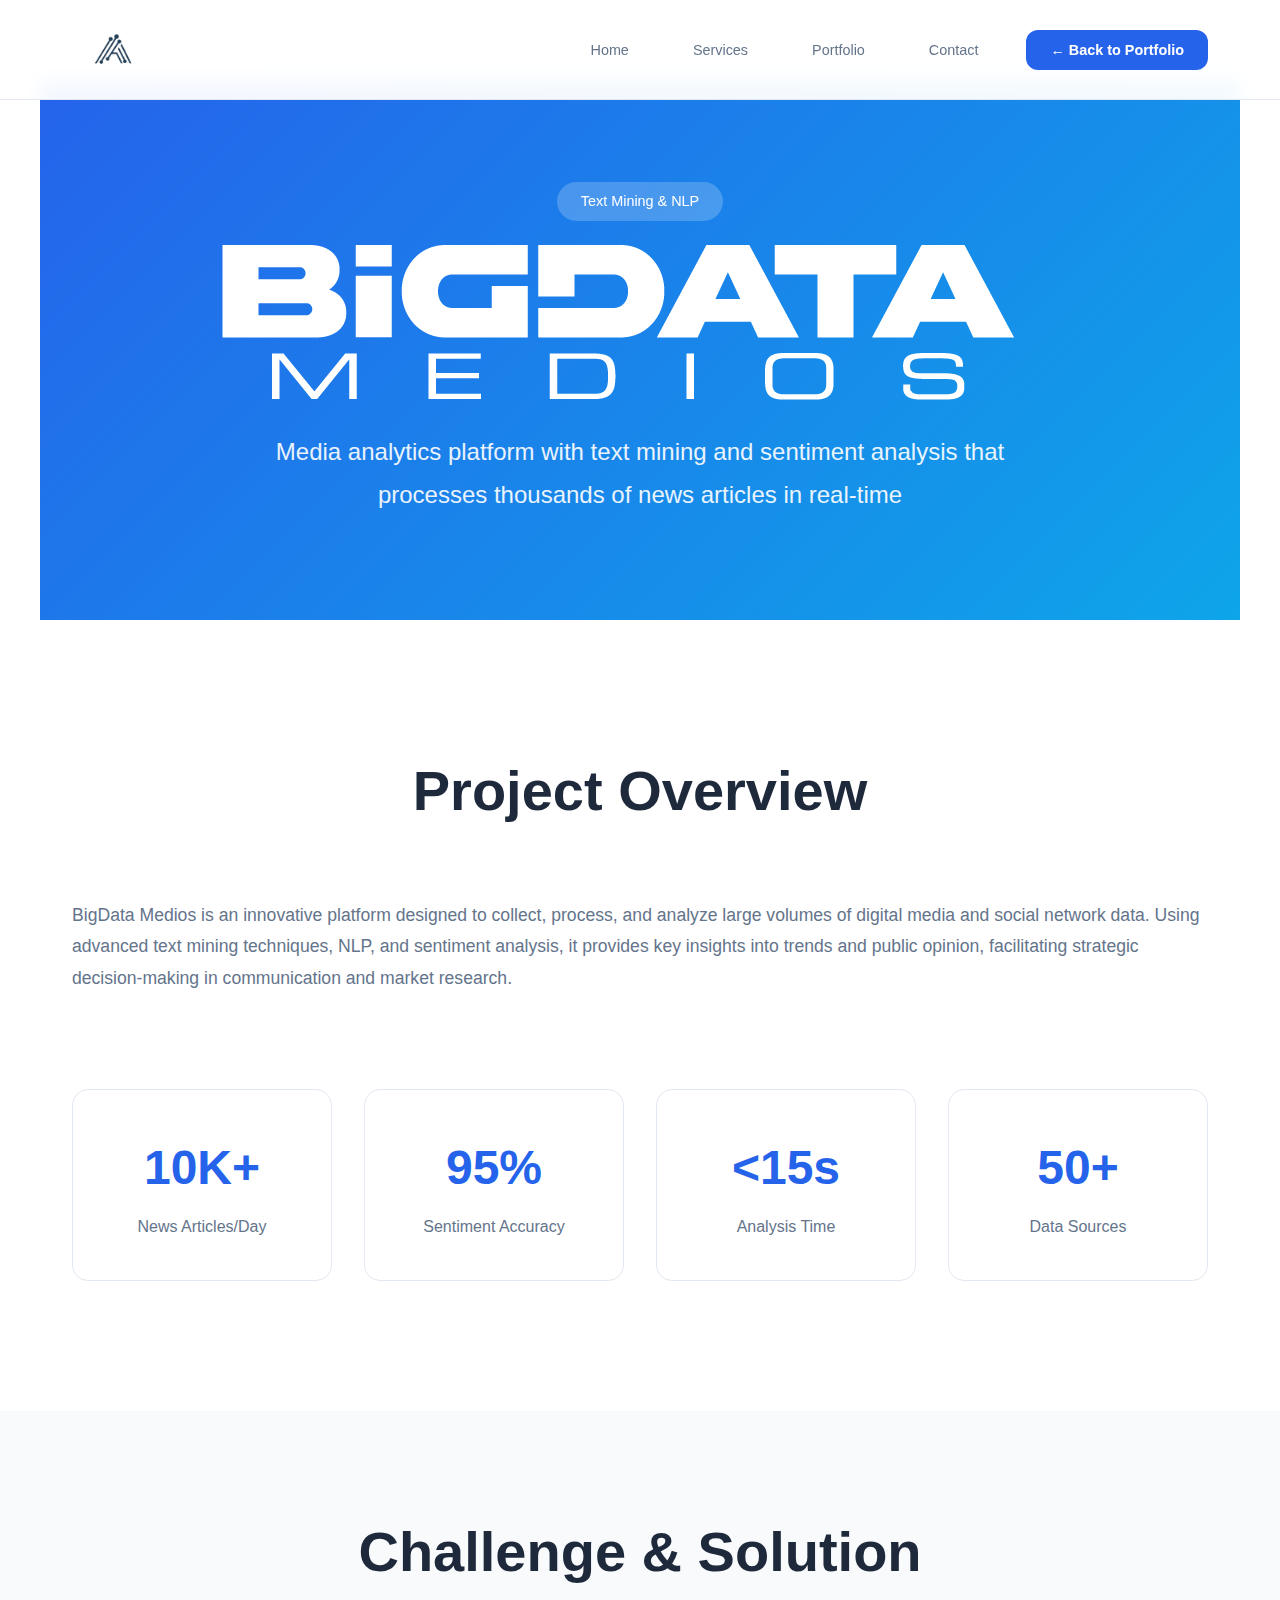
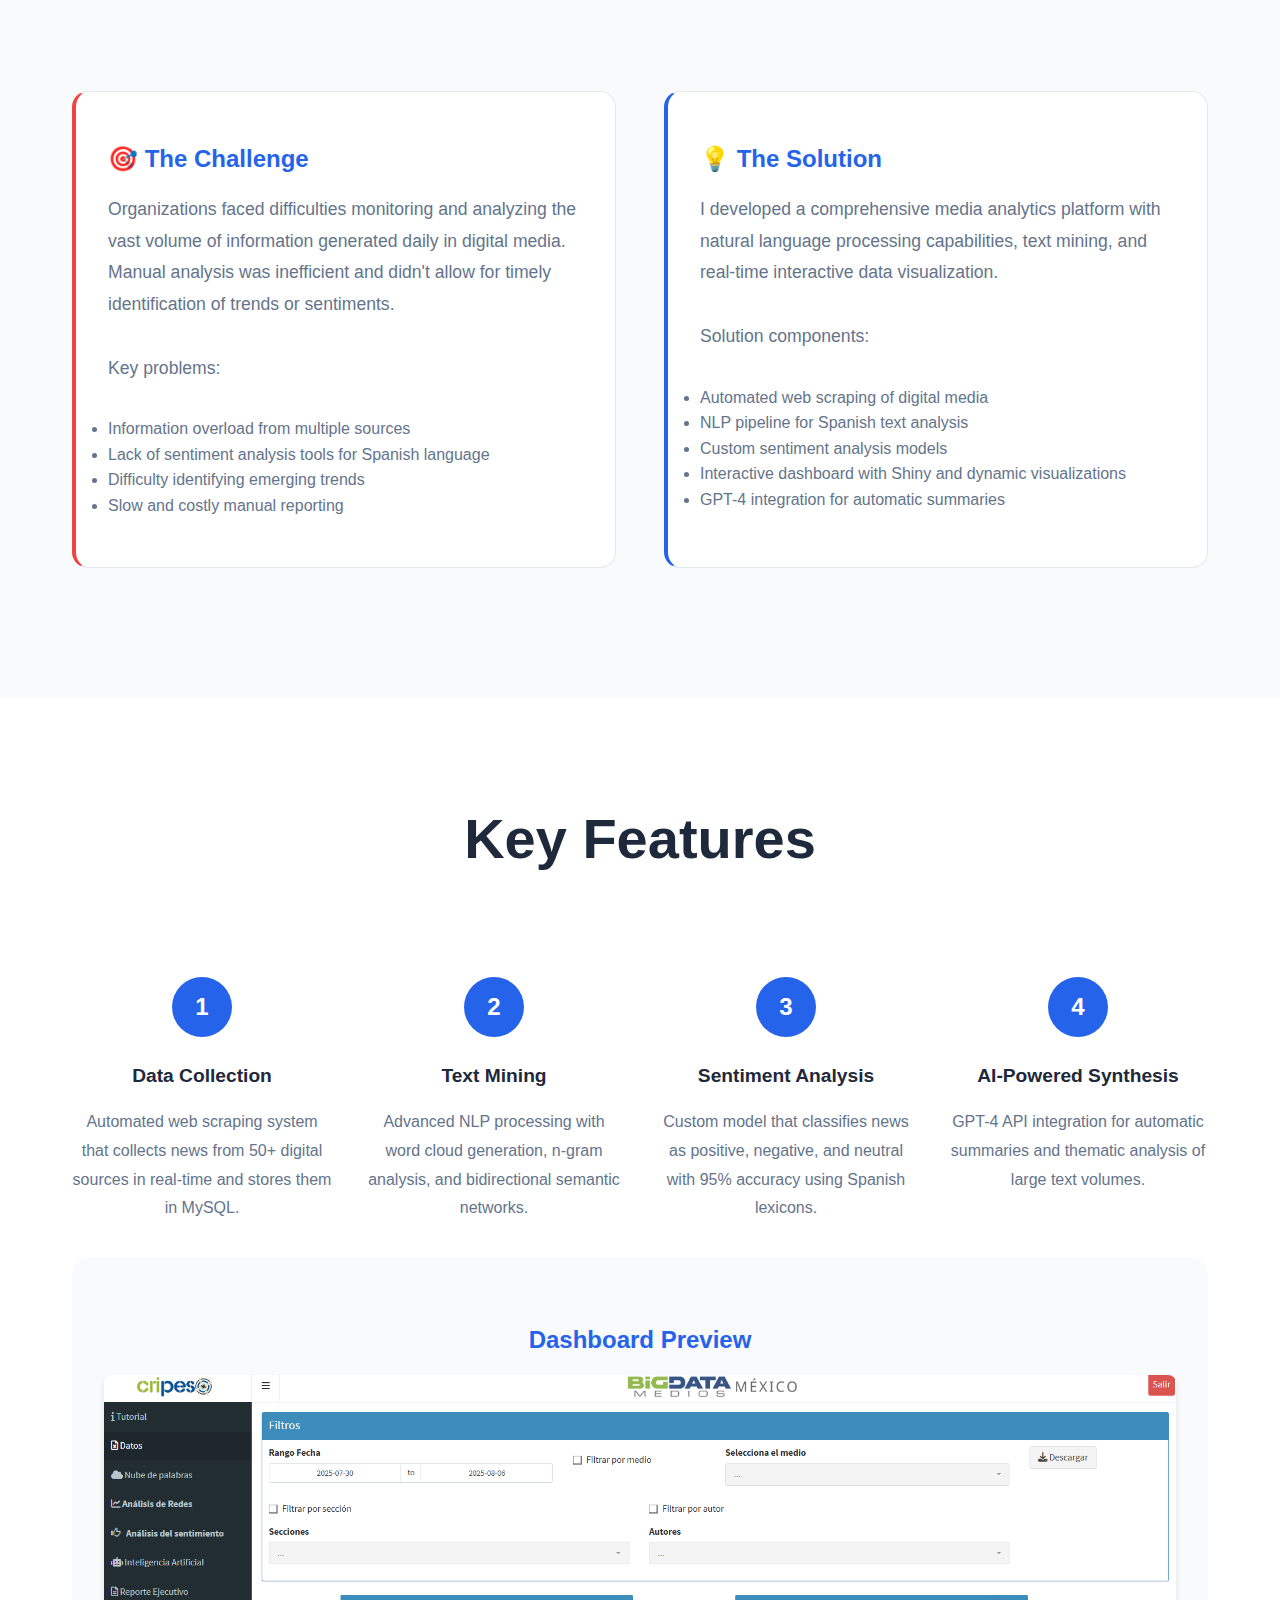
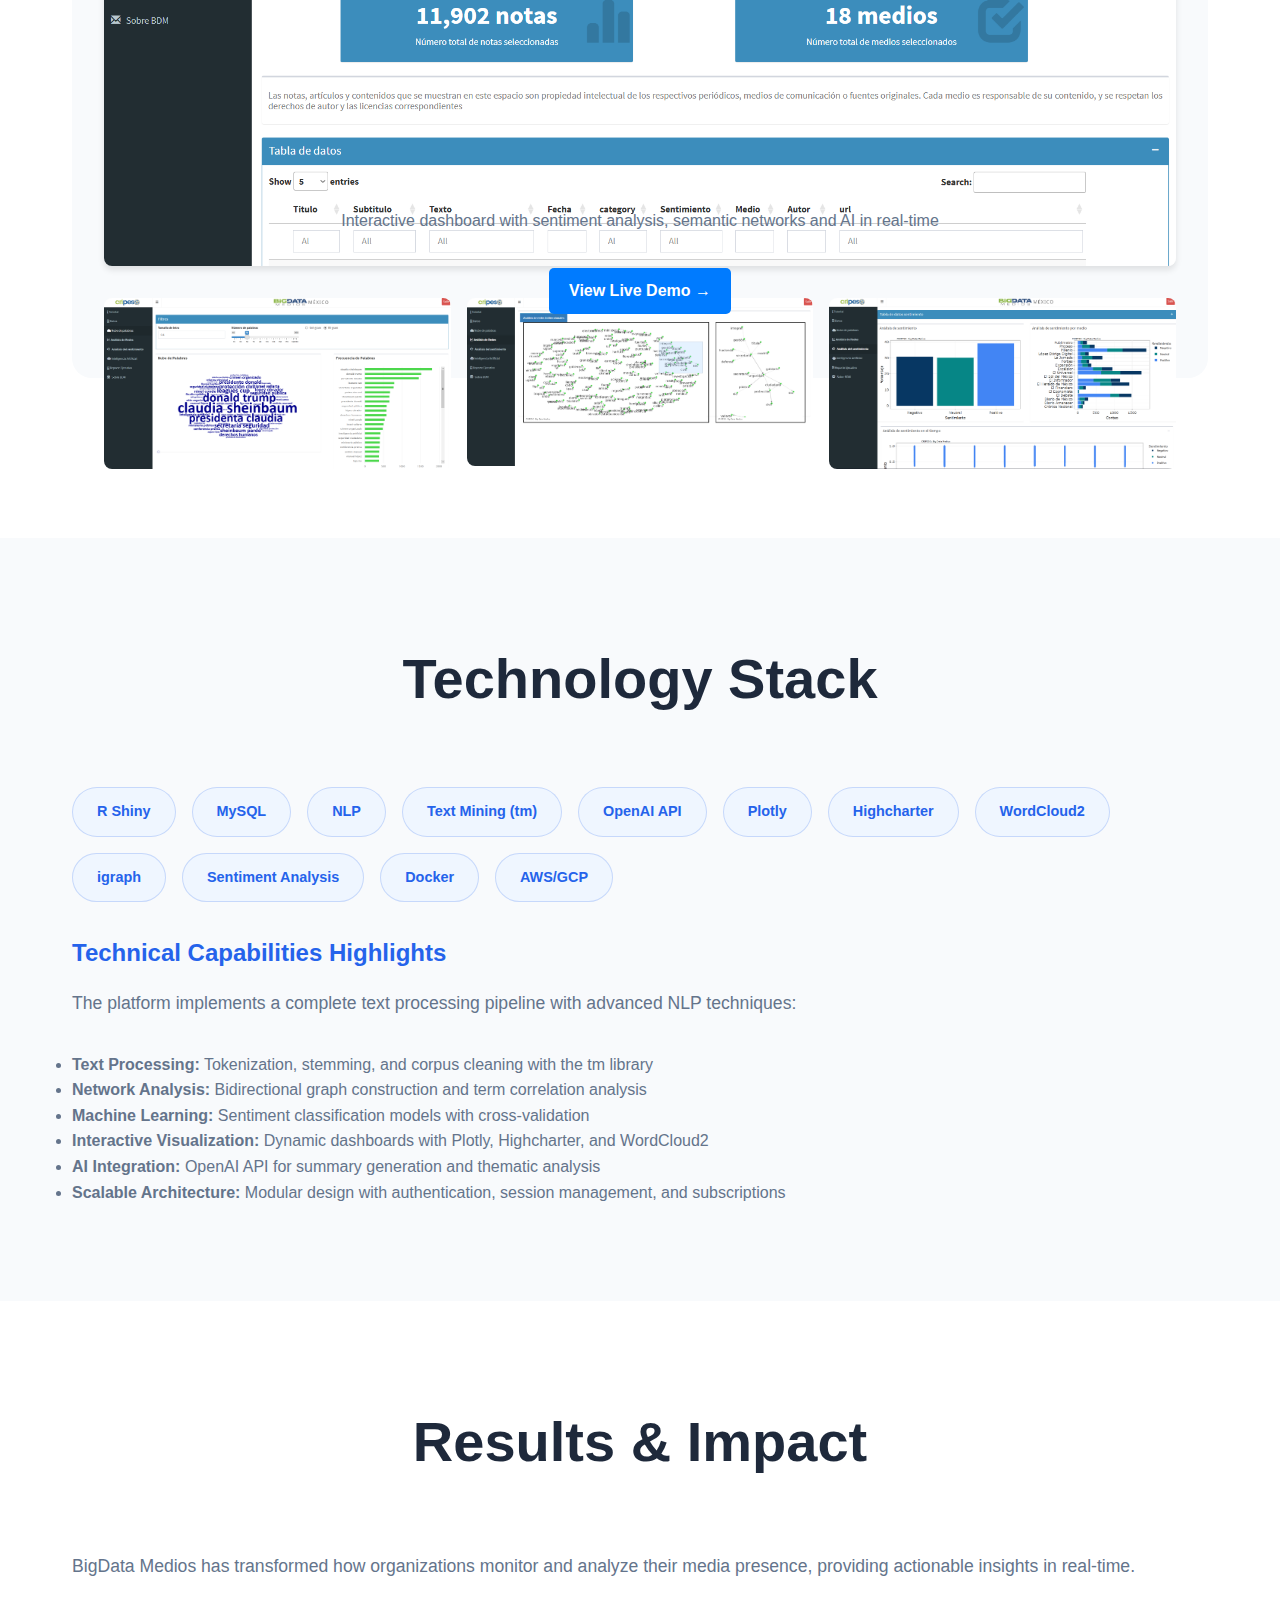
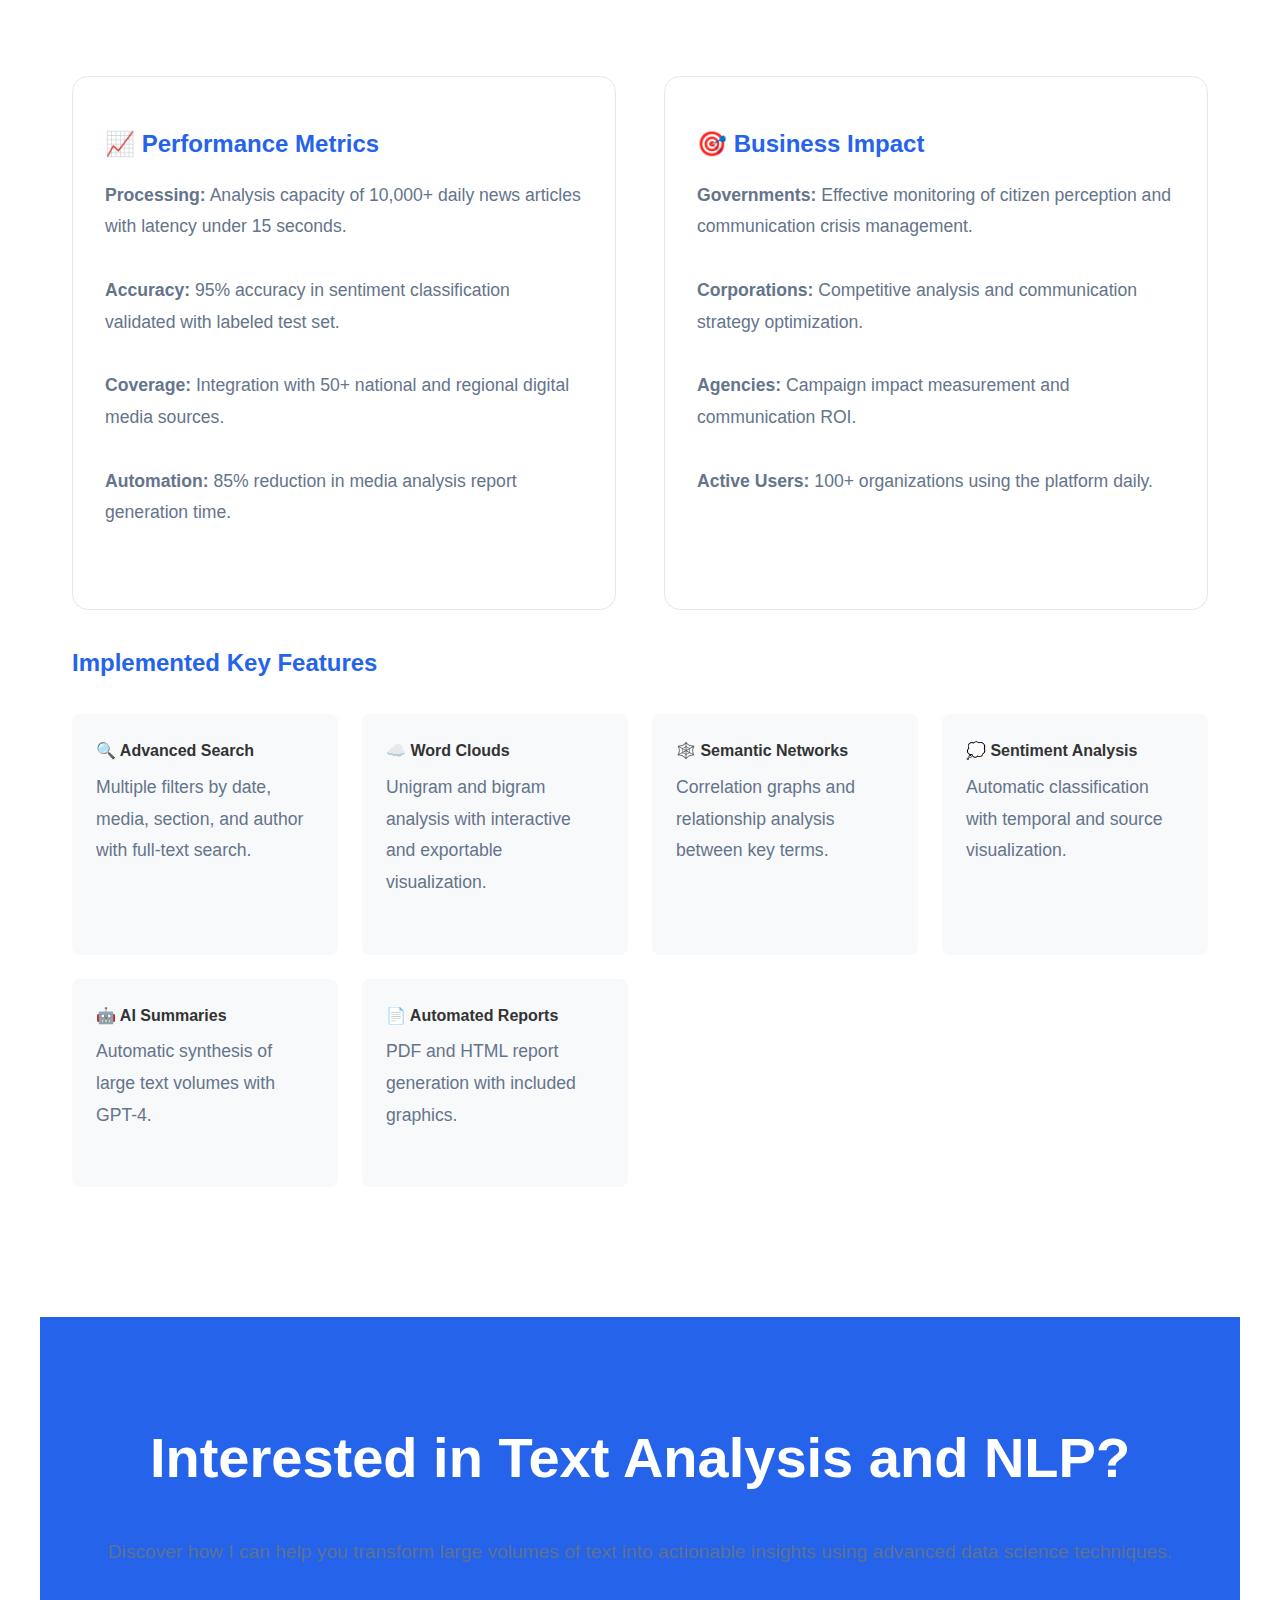
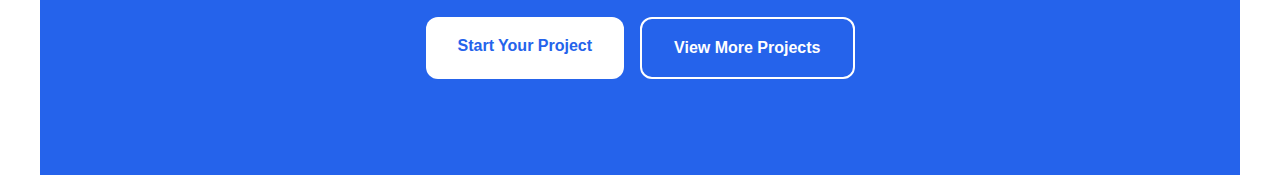
<file: project-BigData-Medios.html>
<!DOCTYPE html>
<html lang="en">
<head>
    <meta charset="UTF-8">
    <meta name="viewport" content="width=device-width, initial-scale=1.0">
    <title>BigData Medios - Alex Acosta Portfolio</title>
    <link rel="icon" href="images/logo.ico" type="image/x-icon">
    <link rel="stylesheet" href="css/styles.css">
    <script src="js/main.js"></script>
</head>
<body>
    <nav>
        <div class="nav-container">
            <a href="index.html" class="nav-logo"><img src="images/logo.ico" alt="alex_logo" height="20%" width="20%"></a>
            <ul>
                <li><a href="index.html#hero">Home</a></li>
                <li><a href="index.html#services">Services</a></li>
                <li><a href="index.html#portfolio">Portfolio</a></li>
                <li><a href="index.html#contact">Contact</a></li>
                <li><a href="index.html" class="back-btn">← Back to Portfolio</a></li>
            </ul>
        </div>
    </nav>

    <section class="project-hero">
        <div class="project-hero-content">
            <span class="category">Text Mining & NLP</span>
            <img src="images/Logo BDM alt.png" alt="BDM_logo">
            <p class="subtitle">Media analytics platform with text mining and sentiment analysis that processes thousands of news articles in real-time</p>
        </div>
    </section>

    <section class="project-section">
        <h2>Project Overview</h2>
        <p>BigData Medios is an innovative platform designed to collect, process, and analyze large volumes of digital media and social network data. Using advanced text mining techniques, NLP, and sentiment analysis, it provides key insights into trends and public opinion, facilitating strategic decision-making in communication and market research.</p>
        
        <div class="stats-grid">
            <div class="stat-card">
                <span class="stat-number">10K+</span>
                <span class="stat-label">News Articles/Day</span>
            </div>
            <div class="stat-card">
                <span class="stat-number">95%</span>
                <span class="stat-label">Sentiment Accuracy</span>
            </div>
            <div class="stat-card">
                <span class="stat-number">&lt;15s</span>
                <span class="stat-label">Analysis Time</span>
            </div>
            <div class="stat-card">
                <span class="stat-number">50+</span>
                <span class="stat-label">Data Sources</span>
            </div>
        </div>
    </section>

    <section class="project-section alt">
        <div class="content">
            <h2>Challenge & Solution</h2>
            <div class="challenge-solution">
                <div class="card challenge">
                    <h3>🎯 The Challenge</h3>
                    <p>Organizations faced difficulties monitoring and analyzing the vast volume of information generated daily in digital media. Manual analysis was inefficient and didn't allow for timely identification of trends or sentiments.</p>
                    <p>Key problems:</p>
                    <ul style="color: var(--text-gray); margin-top: 1rem;">
                        <li>Information overload from multiple sources</li>
                        <li>Lack of sentiment analysis tools for Spanish language</li>
                        <li>Difficulty identifying emerging trends</li>
                        <li>Slow and costly manual reporting</li>
                    </ul>
                </div>
                <div class="card solution">
                    <h3>💡 The Solution</h3>
                    <p>I developed a comprehensive media analytics platform with natural language processing capabilities, text mining, and real-time interactive data visualization.</p>
                    <p>Solution components:</p>
                    <ul style="color: var(--text-gray); margin-top: 1rem;">
                        <li>Automated web scraping of digital media</li>
                        <li>NLP pipeline for Spanish text analysis</li>
                        <li>Custom sentiment analysis models</li>
                        <li>Interactive dashboard with Shiny and dynamic visualizations</li>
                        <li>GPT-4 integration for automatic summaries</li>
                    </ul>
                </div>
            </div>
        </div>
    </section>

    <section class="project-section">
        <h2>Key Features</h2>
        <div class="process-steps">
            <div class="step">
                <div class="step-number">1</div>
                <h4>Data Collection</h4>
                <p>Automated web scraping system that collects news from 50+ digital sources in real-time and stores them in MySQL.</p>
            </div>
            <div class="step">
                <div class="step-number">2</div>
                <h4>Text Mining</h4>
                <p>Advanced NLP processing with word cloud generation, n-gram analysis, and bidirectional semantic networks.</p>
            </div>
            <div class="step">
                <div class="step-number">3</div>
                <h4>Sentiment Analysis</h4>
                <p>Custom model that classifies news as positive, negative, and neutral with 95% accuracy using Spanish lexicons.</p>
            </div>
            <div class="step">
                <div class="step-number">4</div>
                <h4>AI-Powered Synthesis</h4>
                <p>GPT-4 API integration for automatic summaries and thematic analysis of large text volumes.</p>
            </div>
        </div>

        <div class="visual-showcase">
        <h3>Dashboard Preview</h3>
        <div class="visual-placeholder" style="display: grid; grid-template-columns: 1fr; gap: 1rem;">
        <img src="images/bigdata-medios-dashboard.png" alt="Main Dashboard" style="width: 100%; height: auto; border-radius: 8px; box-shadow: 0 4px 6px rgba(0,0,0,0.1);">
        <div style="display: grid; grid-template-columns: repeat(3, 1fr); gap: 1rem;">
            <img src="images/bigdata-wordcloud.png" alt="Word Cloud Analysis" style="width: 100%; height: auto; border-radius: 8px;">
            <img src="images/bigdata-network.png" alt="Semantic Network" style="width: 100%; height: auto; border-radius: 8px;">
            <img src="images/bigdata-sentiment.png" alt="Sentiment Analysis" style="width: 100%; height: auto; border-radius: 8px;">
        </div>
       </div>
       <p style="color: var(--text-gray); font-size: 1rem; margin-top: 1rem;">
        Interactive dashboard with sentiment analysis, semantic networks and AI in real-time
       </p>
      <div style="margin-top: 1.5rem; display: flex; gap: 1rem; justify-content: center;">
        <a href="https://bdm-nacional-900159053031.us-central1.run.app" target="_blank" class="cta-btn" style="display: inline-block; padding: 10px 20px; background-color: #007bff; color: white; text-decoration:          none; border-radius: 5px;">
            View Live Demo →
        </a>
    </div>
</div>
    </section>

    <section class="project-section alt">
        <div class="content">
            <h2>Technology Stack</h2>
            <div class="tech-grid">
                <span class="tech-tag">R Shiny</span>
                <span class="tech-tag">MySQL</span>
                <span class="tech-tag">NLP</span>
                <span class="tech-tag">Text Mining (tm)</span>
                <span class="tech-tag">OpenAI API</span>
                <span class="tech-tag">Plotly</span>
                <span class="tech-tag">Highcharter</span>
                <span class="tech-tag">WordCloud2</span>
                <span class="tech-tag">igraph</span>
                <span class="tech-tag">Sentiment Analysis</span>
                <span class="tech-tag">Docker</span>
                <span class="tech-tag">AWS/GCP</span>
            </div>
            
            <h3>Technical Capabilities Highlights</h3>
            <p>The platform implements a complete text processing pipeline with advanced NLP techniques:</p>
            <ul style="color: var(--text-gray); margin-top: 1rem;">
                <li><strong>Text Processing:</strong> Tokenization, stemming, and corpus cleaning with the tm library</li>
                <li><strong>Network Analysis:</strong> Bidirectional graph construction and term correlation analysis</li>
                <li><strong>Machine Learning:</strong> Sentiment classification models with cross-validation</li>
                <li><strong>Interactive Visualization:</strong> Dynamic dashboards with Plotly, Highcharter, and WordCloud2</li>
                <li><strong>AI Integration:</strong> OpenAI API for summary generation and thematic analysis</li>
                <li><strong>Scalable Architecture:</strong> Modular design with authentication, session management, and subscriptions</li>
            </ul>
        </div>
    </section>

    <section class="project-section">
        <h2>Results & Impact</h2>
        <p>BigData Medios has transformed how organizations monitor and analyze their media presence, providing actionable insights in real-time.</p>
        
        <div class="challenge-solution">
            <div class="card">
                <h3>📈 Performance Metrics</h3>
                <p><strong>Processing:</strong> Analysis capacity of 10,000+ daily news articles with latency under 15 seconds.</p>
                <p><strong>Accuracy:</strong> 95% accuracy in sentiment classification validated with labeled test set.</p>
                <p><strong>Coverage:</strong> Integration with 50+ national and regional digital media sources.</p>
                <p><strong>Automation:</strong> 85% reduction in media analysis report generation time.</p>
            </div>
            <div class="card">
                <h3>🎯 Business Impact</h3>
                <p><strong>Governments:</strong> Effective monitoring of citizen perception and communication crisis management.</p>
                <p><strong>Corporations:</strong> Competitive analysis and communication strategy optimization.</p>
                <p><strong>Agencies:</strong> Campaign impact measurement and communication ROI.</p>
                <p><strong>Active Users:</strong> 100+ organizations using the platform daily.</p>
            </div>
        </div>

        <h3 style="margin-top: 3rem;">Implemented Key Features</h3>
        <div style="display: grid; grid-template-columns: repeat(auto-fit, minmax(250px, 1fr)); gap: 1.5rem; margin-top: 2rem;">
            <div style="padding: 1.5rem; background: #f8f9fa; border-radius: 8px;">
                <h4 style="color: #333; margin-bottom: 0.5rem;">🔍 Advanced Search</h4>
                <p style="color: var(--text-gray);">Multiple filters by date, media, section, and author with full-text search.</p>
            </div>
            <div style="padding: 1.5rem; background: #f8f9fa; border-radius: 8px;">
                <h4 style="color: #333; margin-bottom: 0.5rem;">☁️ Word Clouds</h4>
                <p style="color: var(--text-gray);">Unigram and bigram analysis with interactive and exportable visualization.</p>
            </div>
            <div style="padding: 1.5rem; background: #f8f9fa; border-radius: 8px;">
                <h4 style="color: #333; margin-bottom: 0.5rem;">🕸️ Semantic Networks</h4>
                <p style="color: var(--text-gray);">Correlation graphs and relationship analysis between key terms.</p>
            </div>
            <div style="padding: 1.5rem; background: #f8f9fa; border-radius: 8px;">
                <h4 style="color: #333; margin-bottom: 0.5rem;">💭 Sentiment Analysis</h4>
                <p style="color: var(--text-gray);">Automatic classification with temporal and source visualization.</p>
            </div>
            <div style="padding: 1.5rem; background: #f8f9fa; border-radius: 8px;">
                <h4 style="color: #333; margin-bottom: 0.5rem;">🤖 AI Summaries</h4>
                <p style="color: var(--text-gray);">Automatic synthesis of large text volumes with GPT-4.</p>
            </div>
            <div style="padding: 1.5rem; background: #f8f9fa; border-radius: 8px;">
                <h4 style="color: #333; margin-bottom: 0.5rem;">📄 Automated Reports</h4>
                <p style="color: var(--text-gray);">PDF and HTML report generation with included graphics.</p>
            </div>
        </div>
    </section>

    <section class="project-cta">
        <h2>Interested in Text Analysis and NLP?</h2>
        <p>Discover how I can help you transform large volumes of text into actionable insights using advanced data science techniques.</p>
        <div class="cta-buttons">
            <a href="index.html#contact" class="cta-btn">Start Your Project</a>
            <a href="index.html#portfolio" class="cta-btn secondary">View More Projects</a>
        </div>
    </section>

</body>
</html>
</file>
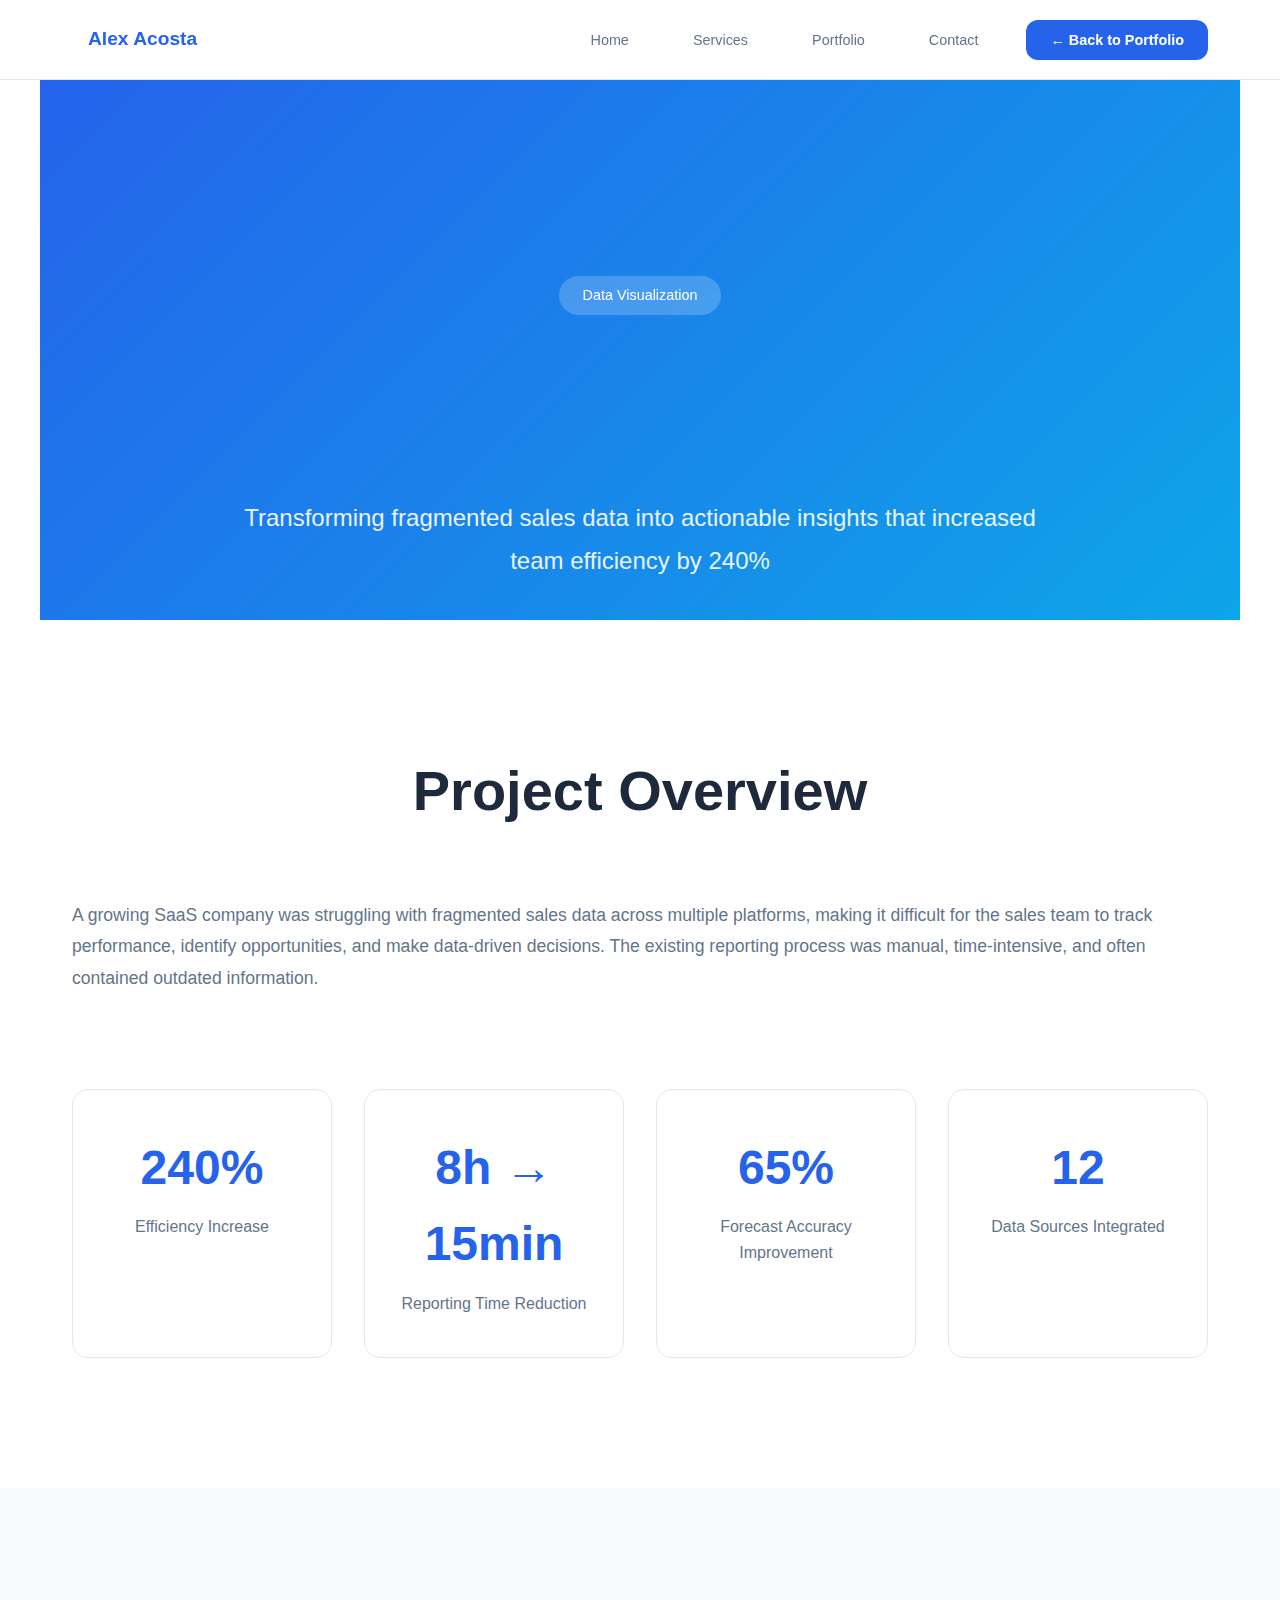
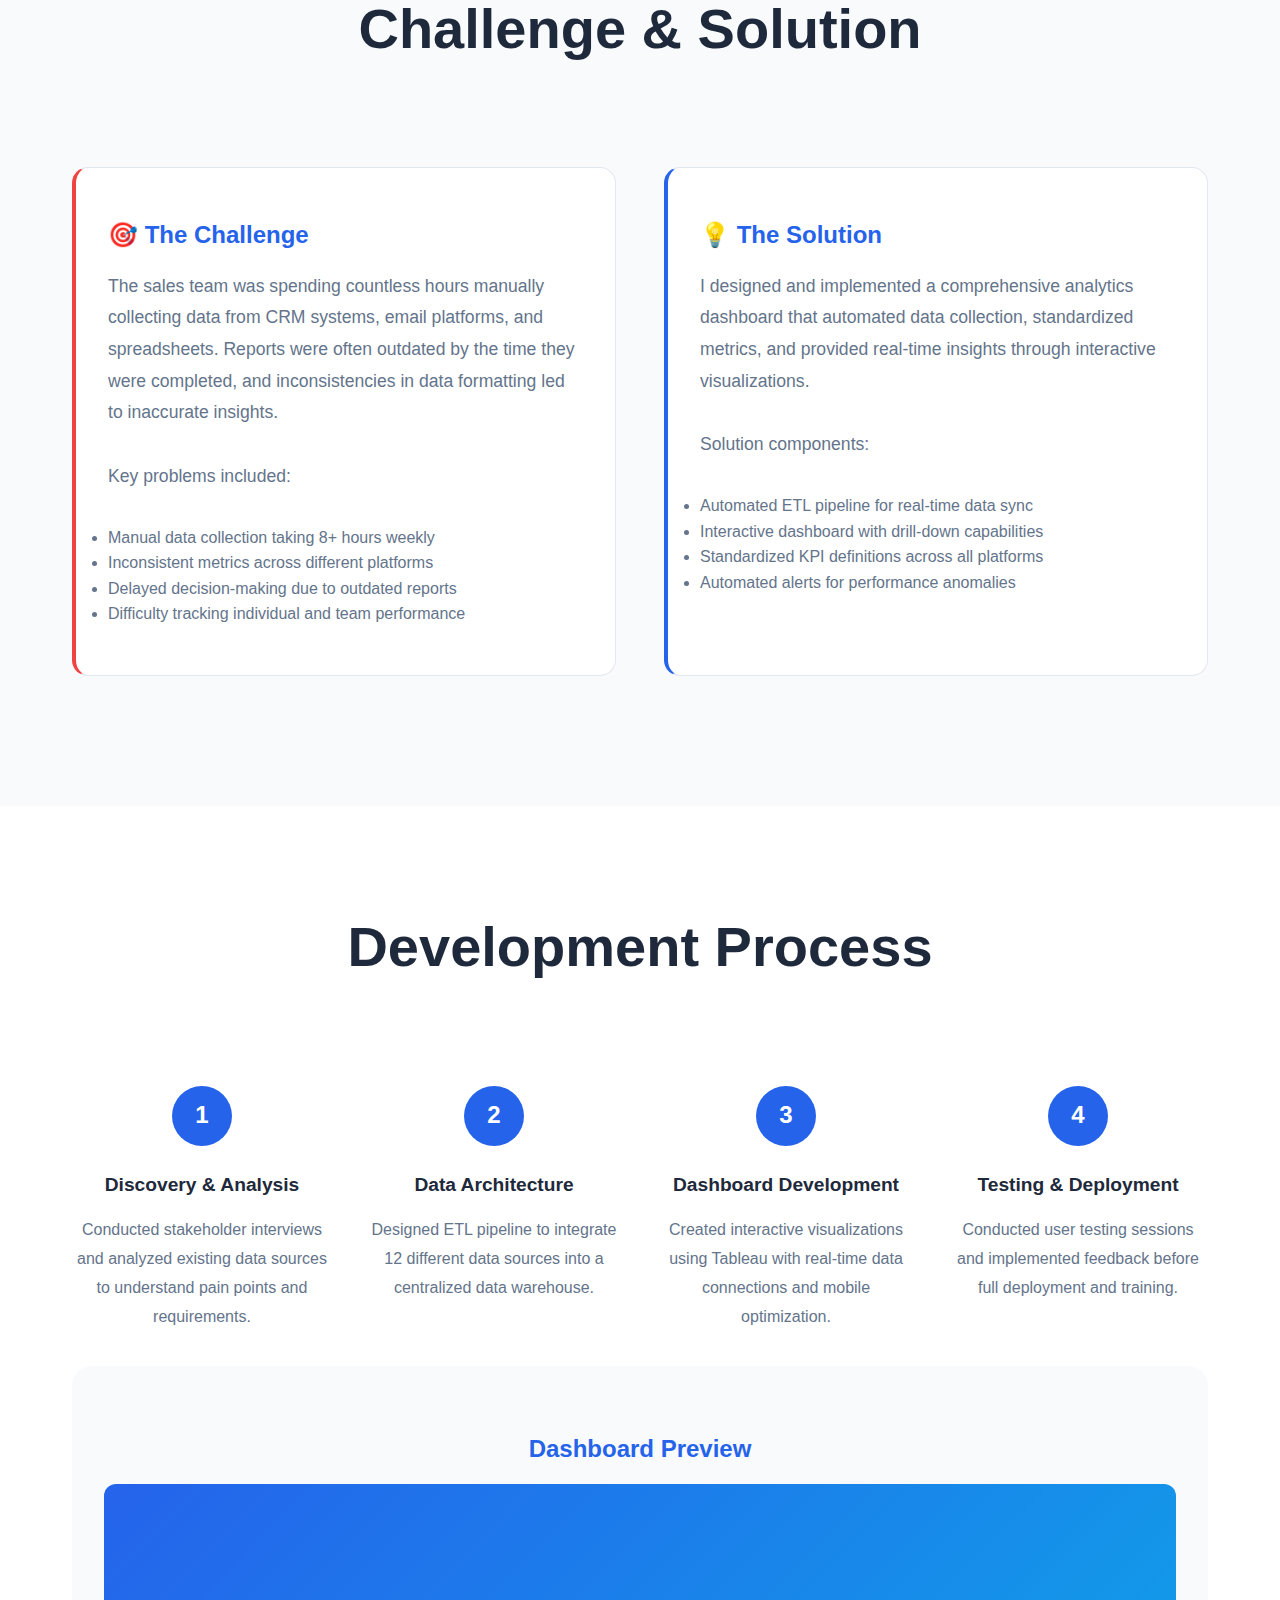
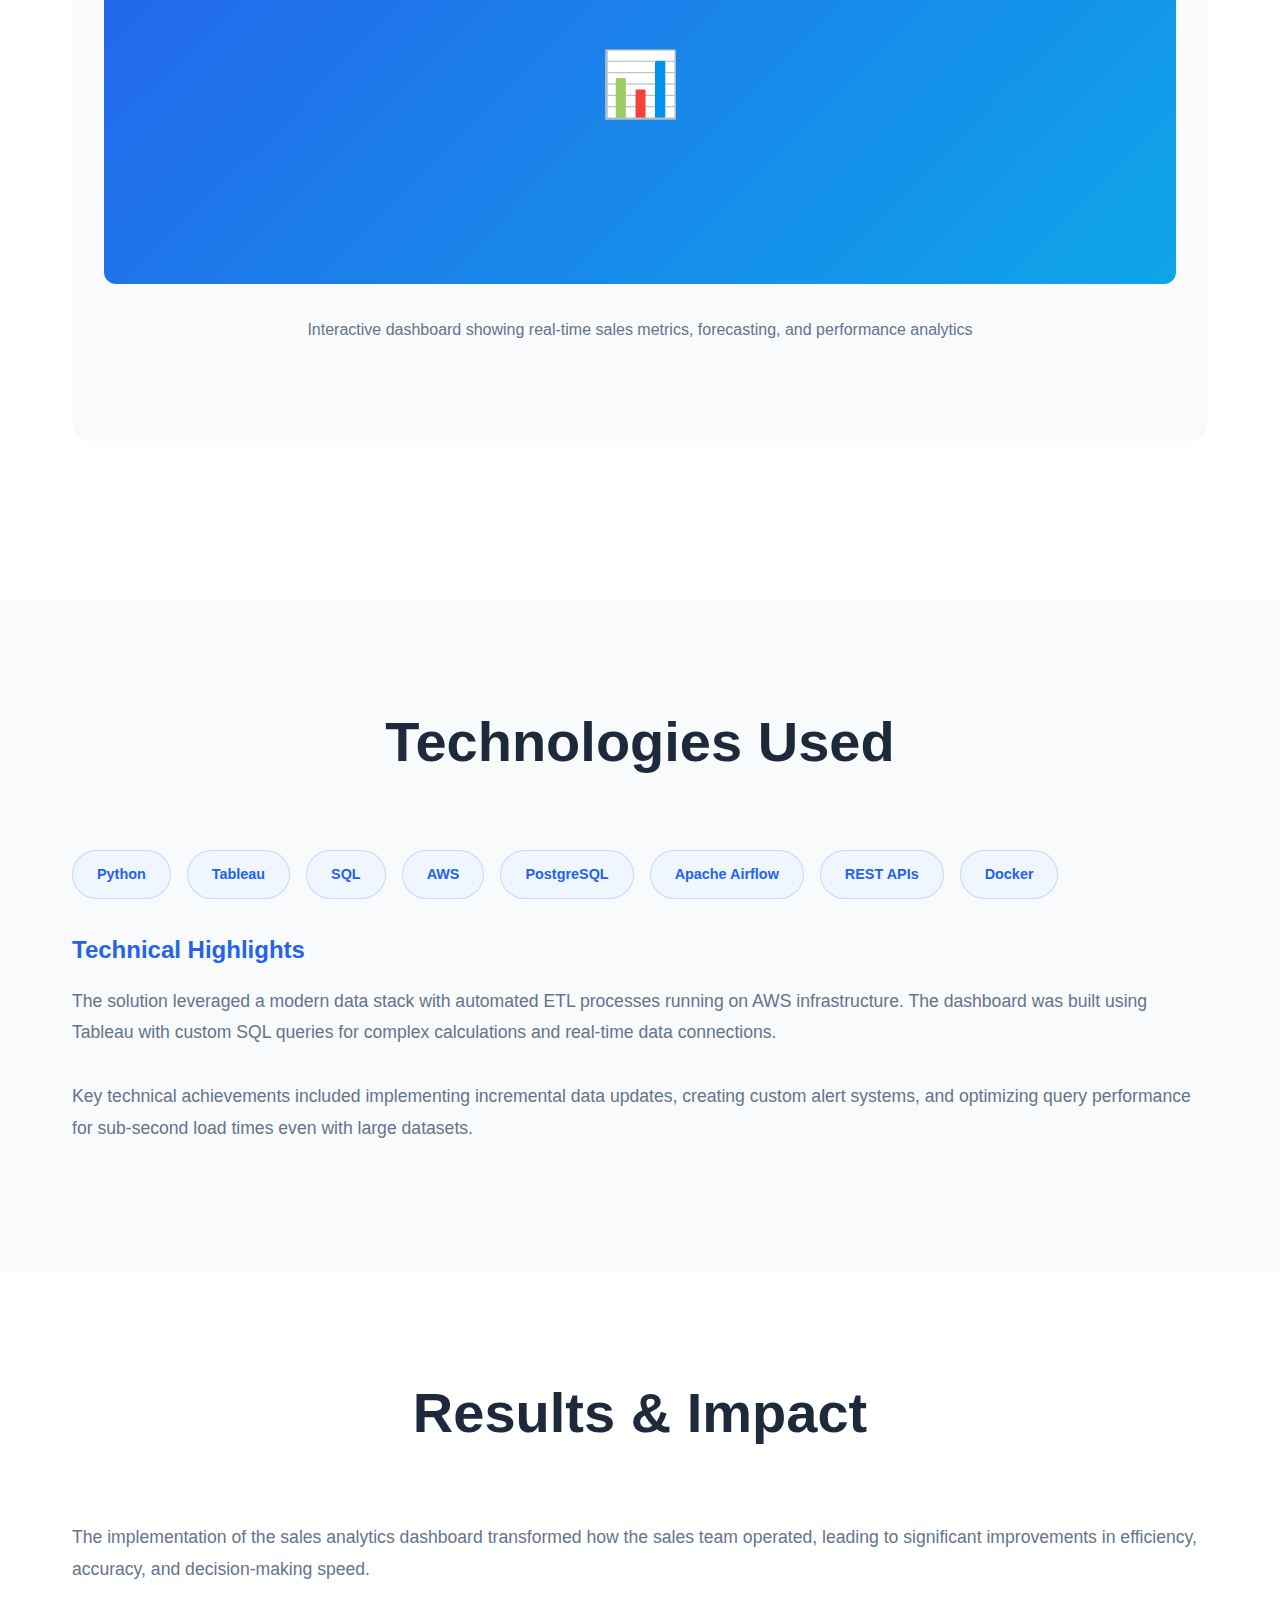
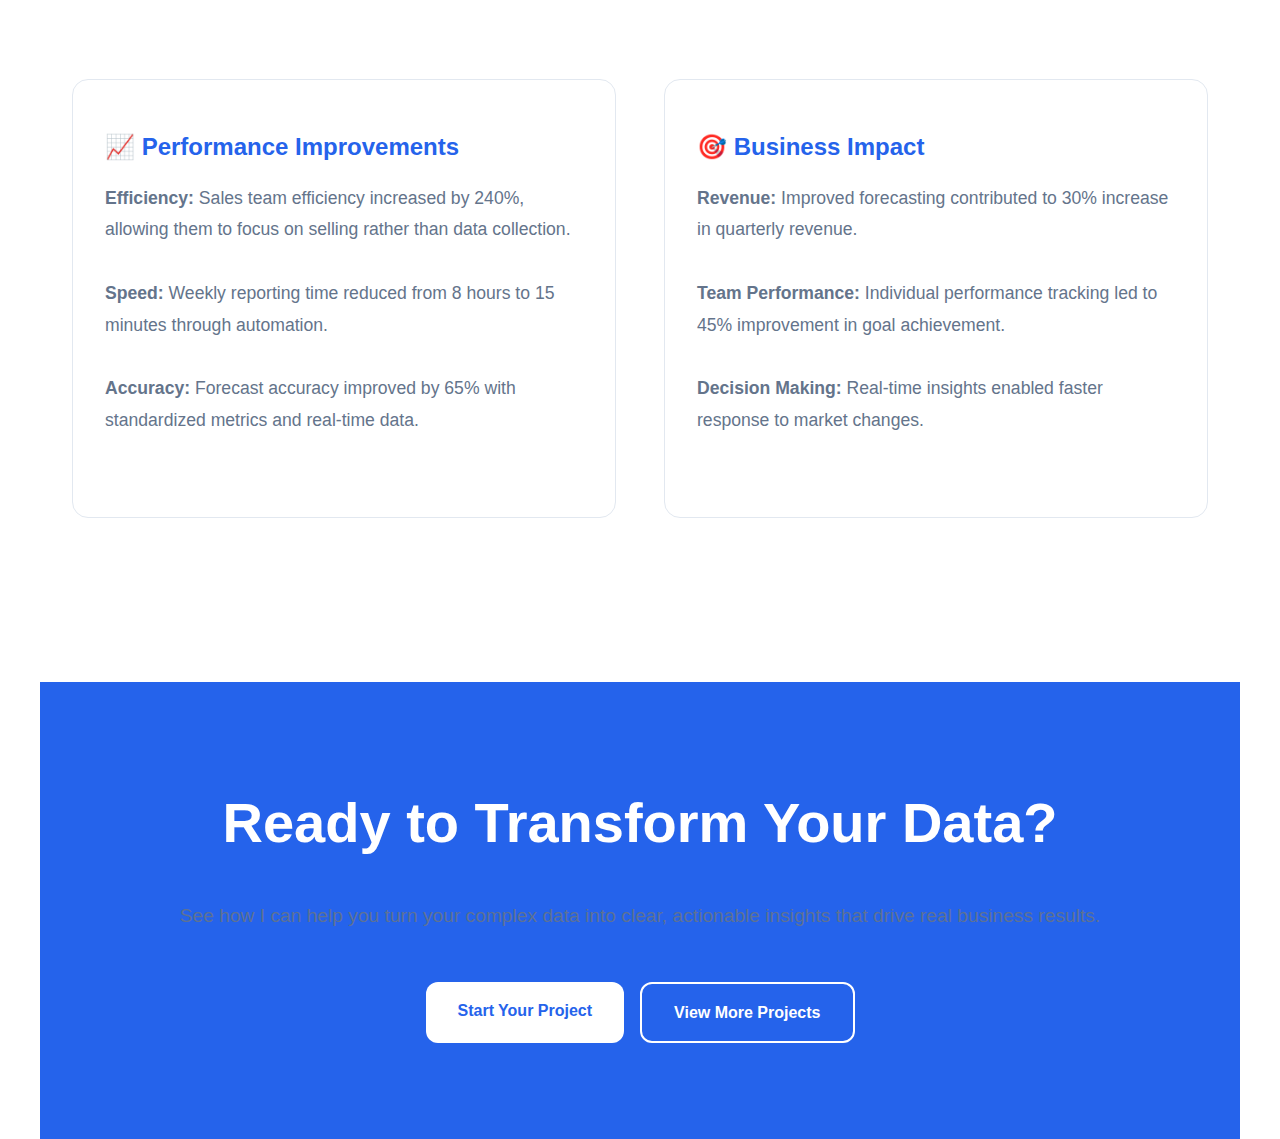
<file: project-sales-dashboard.html>
<!DOCTYPE html>
<html lang="en">
<head>
    <meta charset="UTF-8">
    <meta name="viewport" content="width=device-width, initial-scale=1.0">
    <title>Sales Analytics Dashboard - Alex Acosta Portfolio</title>
<link rel="stylesheet" href="css/styles.css">
<script src="js/main.js"></script>
</head>
<body>
    <nav>
        <div class="nav-container">
            <a href="index.html" class="nav-logo">Alex Acosta</a>
            <ul>
                <li><a href="index.html#hero">Home</a></li>
                <li><a href="index.html#services">Services</a></li>
                <li><a href="index.html#portfolio">Portfolio</a></li>
                <li><a href="index.html#contact">Contact</a></li>
                <li><a href="index.html" class="back-btn">← Back to Portfolio</a></li>
            </ul>
        </div>
    </nav>

    <section class="project-hero">
        <div class="project-hero-content">
            <div class="project-icon">📈</div>
            <span class="category">Data Visualization</span>
            <h1>Sales Analytics Dashboard</h1>
            <p class="subtitle">Transforming fragmented sales data into actionable insights that increased team efficiency by 240%</p>
        </div>
    </section>

    <section class="project-section">
        <h2>Project Overview</h2>
        <p>A growing SaaS company was struggling with fragmented sales data across multiple platforms, making it difficult for the sales team to track performance, identify opportunities, and make data-driven decisions. The existing reporting process was manual, time-intensive, and often contained outdated information.</p>
        
        <div class="stats-grid">
            <div class="stat-card">
                <span class="stat-number">240%</span>
                <span class="stat-label">Efficiency Increase</span>
            </div>
            <div class="stat-card">
                <span class="stat-number">8h → 15min</span>
                <span class="stat-label">Reporting Time Reduction</span>
            </div>
            <div class="stat-card">
                <span class="stat-number">65%</span>
                <span class="stat-label">Forecast Accuracy Improvement</span>
            </div>
            <div class="stat-card">
                <span class="stat-number">12</span>
                <span class="stat-label">Data Sources Integrated</span>
            </div>
        </div>
    </section>

    <section class="project-section alt">
        <div class="content">
            <h2>Challenge & Solution</h2>
            <div class="challenge-solution">
                <div class="card challenge">
                    <h3>🎯 The Challenge</h3>
                    <p>The sales team was spending countless hours manually collecting data from CRM systems, email platforms, and spreadsheets. Reports were often outdated by the time they were completed, and inconsistencies in data formatting led to inaccurate insights.</p>
                    <p>Key problems included:</p>
                    <ul style="color: var(--text-gray); margin-top: 1rem;">
                        <li>Manual data collection taking 8+ hours weekly</li>
                        <li>Inconsistent metrics across different platforms</li>
                        <li>Delayed decision-making due to outdated reports</li>
                        <li>Difficulty tracking individual and team performance</li>
                    </ul>
                </div>
                <div class="card solution">
                    <h3>💡 The Solution</h3>
                    <p>I designed and implemented a comprehensive analytics dashboard that automated data collection, standardized metrics, and provided real-time insights through interactive visualizations.</p>
                    <p>Solution components:</p>
                    <ul style="color: var(--text-gray); margin-top: 1rem;">
                        <li>Automated ETL pipeline for real-time data sync</li>
                        <li>Interactive dashboard with drill-down capabilities</li>
                        <li>Standardized KPI definitions across all platforms</li>
                        <li>Automated alerts for performance anomalies</li>
                    </ul>
                </div>
            </div>
        </div>
    </section>

    <section class="project-section">
        <h2>Development Process</h2>
        <div class="process-steps">
            <div class="step">
                <div class="step-number">1</div>
                <h4>Discovery & Analysis</h4>
                <p>Conducted stakeholder interviews and analyzed existing data sources to understand pain points and requirements.</p>
            </div>
            <div class="step">
                <div class="step-number">2</div>
                <h4>Data Architecture</h4>
                <p>Designed ETL pipeline to integrate 12 different data sources into a centralized data warehouse.</p>
            </div>
            <div class="step">
                <div class="step-number">3</div>
                <h4>Dashboard Development</h4>
                <p>Created interactive visualizations using Tableau with real-time data connections and mobile optimization.</p>
            </div>
            <div class="step">
                <div class="step-number">4</div>
                <h4>Testing & Deployment</h4>
                <p>Conducted user testing sessions and implemented feedback before full deployment and training.</p>
            </div>
        </div>

        <div class="visual-showcase">
            <h3>Dashboard Preview</h3>
            <div class="visual-placeholder">📊</div>
            <p style="color: var(--text-gray); font-size: 1rem;">Interactive dashboard showing real-time sales metrics, forecasting, and performance analytics</p>
        </div>
    </section>

    <section class="project-section alt">
        <div class="content">
            <h2>Technologies Used</h2>
            <div class="tech-grid">
                <span class="tech-tag">Python</span>
                <span class="tech-tag">Tableau</span>
                <span class="tech-tag">SQL</span>
                <span class="tech-tag">AWS</span>
                <span class="tech-tag">PostgreSQL</span>
                <span class="tech-tag">Apache Airflow</span>
                <span class="tech-tag">REST APIs</span>
                <span class="tech-tag">Docker</span>
            </div>
            
            <h3>Technical Highlights</h3>
            <p>The solution leveraged a modern data stack with automated ETL processes running on AWS infrastructure. The dashboard was built using Tableau with custom SQL queries for complex calculations and real-time data connections.</p>
            <p>Key technical achievements included implementing incremental data updates, creating custom alert systems, and optimizing query performance for sub-second load times even with large datasets.</p>
        </div>
    </section>

    <section class="project-section">
        <h2>Results & Impact</h2>
        <p>The implementation of the sales analytics dashboard transformed how the sales team operated, leading to significant improvements in efficiency, accuracy, and decision-making speed.</p>
        
        <div class="challenge-solution">
            <div class="card">
                <h3>📈 Performance Improvements</h3>
                <p><strong>Efficiency:</strong> Sales team efficiency increased by 240%, allowing them to focus on selling rather than data collection.</p>
                <p><strong>Speed:</strong> Weekly reporting time reduced from 8 hours to 15 minutes through automation.</p>
                <p><strong>Accuracy:</strong> Forecast accuracy improved by 65% with standardized metrics and real-time data.</p>
            </div>
            <div class="card">
                <h3>🎯 Business Impact</h3>
                <p><strong>Revenue:</strong> Improved forecasting contributed to 30% increase in quarterly revenue.</p>
                <p><strong>Team Performance:</strong> Individual performance tracking led to 45% improvement in goal achievement.</p>
                <p><strong>Decision Making:</strong> Real-time insights enabled faster response to market changes.</p>
            </div>
        </div>
    </section>

    <section class="project-cta">
        <h2>Ready to Transform Your Data?</h2>
        <p>See how I can help you turn your complex data into clear, actionable insights that drive real business results.</p>
        <div class="cta-buttons">
            <a href="index.html#contact" class="cta-btn">Start Your Project</a>
            <a href="index.html#portfolio" class="cta-btn secondary">View More Projects</a>
        </div>
    </section>

</body>
</html>
</file>
<file: css/styles.css>
* {
    margin: 0;
    padding: 0;
    box-sizing: border-box;
}

:root {
    --primary-blue: #2563eb;
    --secondary-blue: #0ea5e9;
    --light-blue: #eff6ff;
    --accent-orange: #f59e0b;
    --accent-coral: #ef4444;
    --text-dark: #1e293b;
    --text-gray: #64748b;
    --text-light: #94a3b8;
    --bg-white: #ffffff;
    --bg-section: #f8fafc;
    --border-light: #e2e8f0;
}

body {
    font-family: -apple-system, BlinkMacSystemFont, 'Segoe UI', 'Roboto', sans-serif;
    line-height: 1.6;
    color: var(--text-dark);
    scroll-behavior: smooth;
}

table {
    width: 100%;
    border-collapse: collapse;
}
/* ---- particles.js container ---- */

#particles-js{
  position: absolute;
    top: 0;
    left: 0;
    width: 100%;
    height: 100%;
    z-index: 0;
  background-color:#f4f9ff;
  background-image: url('');
  background-size: cover;
  background-position: 50% 50%;
  background-repeat: no-repeat;
}


/* Navigation */
nav {
    position: fixed;
    top: 0;
    width: 100%;
    background: rgba(255, 255, 255, 0.95);
    backdrop-filter: blur(10px);
    z-index: 1000;
    padding: 1rem 0;
    border-bottom: 1px solid var(--border-light);
}

.nav-container {
    max-width: 1200px;
    margin: 0 auto;
    padding: 0 2rem;
    display: flex;
    justify-content: space-between;
    align-items: center;
}

.nav-logo {
    font-weight: 700;
    font-size: 1.2rem;
    color: var(--primary-blue);
    text-decoration: none;
}

nav ul {
    list-style: none;
    display: flex;
    gap: 2rem;
    align-items: center;
}

nav a {
    text-decoration: none;
    color: var(--text-gray);
    font-weight: 500;
    font-size: 0.9rem;
    transition: all 0.3s ease;
    padding: 0.5rem 1rem;
    border-radius: 8px;
}

nav a:hover, nav a.back-btn {
    color: var(--primary-blue);
    background: var(--light-blue);
}

.back-btn {
    background: var(--primary-blue) !important;
    color: white !important;
    padding: 0.75rem 1.5rem !important;
    border-radius: 12px !important;
    font-weight: 600;
}

.back-btn:hover {
    background: var(--secondary-blue) !important;
    transform: translateY(-2px);
}

/* Hero Sections */
#hero {
  position: relative;
    height: 100vh;
    overflow: hidden;
    display: flex;
    justify-content: center;
    align-items: center;
    text-align: center;
}

.project-hero {
    height: 60vh;
    background: linear-gradient(135deg, var(--primary-blue) 0%, var(--secondary-blue) 100%);
    display: flex;
    align-items: center;
    justify-content: center;
    position: relative;
    overflow: hidden;
    padding: 2rem;
    margin-top: 80px;
}

.hero-content, .project-hero-content {
    text-align: center;
    z-index: 1;
    position: relative;
    padding: 2rem;
    max-width: 900px;
    color: white;
}

.hero-content h1, .project-hero-content h1 {
    font-size: clamp(3rem, 8vw, 5rem);
    font-weight: 700;
    margin-bottom: 1.5rem;
    color: var(--text-dark);
    opacity: 0;
    transform: translateY(30px);
    animation: fadeInUp 1s ease forwards 0.5s;
}

.project-hero-content h1 {
    font-size: clamp(2.5rem, 6vw, 4rem);
}

.project-hero-content .category {
    display: inline-block;
    padding: 0.5rem 1.5rem;
    background: rgba(255, 255, 255, 0.2);
    border-radius: 25px;
    font-size: 0.9rem;
    font-weight: 500;
    margin-bottom: 1.5rem;
    backdrop-filter: blur(10px);
}

.hero-content .subtitle, 
.project-hero-content .subtitle {
    font-size: clamp(1.2rem, 3vw, 2rem);
    margin-bottom: 2rem;
    font-weight: 300;
    opacity: 0;
    color: white;
    transform: translateY(30px);
    animation: fadeInUp 1s ease forwards 1s;
}

.hero-content .subtitle {
    color: var(--text-gray);
}

.project-hero-content .subtitle {
    font-size: clamp(1rem, 2.5vw, 1.5rem);
    opacity: 0.9;
}

.hero-content .intro-text {
    font-size: 1.1rem;
    color: var(--text-gray);
    max-width: 600px;
    margin: 0 auto 3rem;
    opacity: 0;
    transform: translateY(30px);
    animation: fadeInUp 1s ease forwards 1.5s;
}

.project-icon {
    font-size: 5rem;
    margin-bottom: 2rem;
    opacity: 0;
    transform: scale(0.8);
    animation: scaleIn 1s ease forwards 0.2s;
}

.cta-button {
    display: inline-block;
    padding: 1rem 2rem;
    background: var(--primary-blue);
    color: white;
    text-decoration: none;
    border-radius: 12px;
    font-weight: 600;
    font-size: 1.1rem;
    transition: all 0.3s ease;
    opacity: 0;
    transform: translateY(30px);
    animation: fadeInUp 1s ease forwards 2s;
}

.cta-button:hover {
    background: var(--secondary-blue);
    transform: translateY(-2px);
    box-shadow: 0 10px 25px rgba(37, 99, 235, 0.3);
}

/* Interactive Shapes */
.shape {
    position: absolute;
    border-radius: 50%;
    pointer-events: none;
    transition: all 0.3s ease;
}

.shape-1 { 
    width: 120px; 
    height: 120px; 
    top: 15%; 
    left: 8%; 
    background: linear-gradient(45deg, var(--primary-blue), var(--secondary-blue));
    opacity: 0.1;
}
.shape-2 { 
    width: 80px; 
    height: 80px; 
    top: 70%; 
    right: 10%; 
    background: linear-gradient(45deg, var(--accent-orange), var(--accent-coral));
    opacity: 0.15;
}
.shape-3 { 
    width: 100px; 
    height: 100px; 
    bottom: 20%; 
    left: 15%; 
    background: linear-gradient(45deg, var(--secondary-blue), var(--primary-blue));
    opacity: 0.1;
}

/* Section Styles */
section, .project-section {
    padding: 6rem 2rem;
    max-width: 1200px;
    margin: 0 auto;
}

.section-alt, .project-section.alt {
    background: var(--bg-section);
    margin: 0;
    max-width: 100%;
    padding: 6rem 0;
}

.project-section img {
    margin-bottom: 1rem;
}

.section-alt .content, 
.project-section.alt .content {
    max-width: 1200px;
    margin: 0 auto;
    padding: 0 2rem;
}

h2 {
    font-size: clamp(2.5rem, 5vw, 3.5rem);
    font-weight: 700;
    margin-bottom: 4rem;
    text-align: center;
    color: var(--text-dark);
}

h3 {
    font-size: 1.5rem;
    font-weight: 600;
    color: var(--primary-blue);
    margin-bottom: 1rem;
}

p {
    font-size: 1.1rem;
    line-height: 1.8;
    color: var(--text-gray);
    margin-bottom: 2rem;
}

img {
    border-style: none;
    max-width: 100%;
    height: auto;
    display: block;
}

 .swiper {
            width: 100%;
            height: 500px; /* Puedes ajustar esta altura */
        }
        .swiper-slide {
            text-align: center;
            font-size: 18px;
            background: #fff;
            display: flex;
            justify-content: center;
            align-items: center;
        }
        .swiper-slide img {
            display: block;
            width: 100%;
            height: 100%;
            object-fit: contain; /* 'contain' para que se vea completa, 'cover' para que llene el espacio */
            border-radius: 8px;
        }
        /* Color de las flechas y paginación para que coincida con tu diseño */
        .swiper-button-next, .swiper-button-prev {
            color: #007bff; /* Un color azul, cámbialo si prefieres */
        }
        .swiper-pagination-bullet-active {
            background: #007bff;
        }

/* Intro Section */
.intro-content {
    font-size: 1.1rem;
    line-height: 1.8;
    max-width: 800px;
    margin: 0 auto;
    color: var(--text-gray);
}

.intro-content p {
    margin-bottom: 2rem;
    opacity: 1;
    transform: translateY(0);
    transition: all 0.6s ease;
}

.intro-content.visible p {
    opacity: 1;
    transform: translateY(0);
}

/* Services Grid */
.services-grid {
    display: flex;
    flex-direction: row;
    gap: 2rem;
    overflow-x: auto;
    scroll-snap-type: x mandatory;
    padding-bottom: 1rem;
}

.service-card {
    background: var(--bg-white);
    padding: 3rem 2rem;
    border-radius: 12px;
    border: 1px solid var(--border-light);
    transition: all 0.3s ease;
    opacity: 1;
    transform: translateY(0);
    text-align: center;
    scroll-snap-align: start;
    min-width: 200px;
}

.service-card.visible {
    opacity: 1;
    transform: translateY(0);
}

.service-card:hover {
    transform: translateY(-8px);
    box-shadow: 0 25px 50px rgba(37, 99, 235, 0.1);
    border-color: var(--light-blue);
}

.service-icon {
    font-size: 3rem;
    margin-bottom: 1.5rem;
    display: block;
}

.service-card h3 {
    color: var(--text-dark);
    margin-bottom: 1rem;
    font-size: 1.5rem;
    font-weight: 600;
}

.service-card p {
    color: var(--text-light);
    line-height: 1.6;
}

/* Portfolio Styles */
.portfolio-subtitle {
    font-size: 1.2rem;
    color: var(--text-gray);
    text-align: center;
    margin-bottom: 3rem;
    font-weight: 400;
}

.portfolio-filter-container {
    display: flex;
    justify-content: center;
    flex-wrap: wrap;
    gap: 1rem;
    margin-bottom: 4rem;
}

.portfolio-filter-btn {
    padding: 0.75rem 1.5rem;
    background: var(--bg-section);
    color: var(--text-gray);
    border: 1px solid var(--border-light);
    border-radius: 8px;
    font-weight: 500;
    font-size: 0.9rem;
    cursor: pointer;
    transition: all 0.3s ease;
}

.portfolio-filter-btn:hover,
.portfolio-filter-btn.active {
    background: var(--primary-blue);
    color: white;
    border-color: var(--primary-blue);
}

.portfolio-grid {
    display: grid;
    grid-template-columns: repeat(auto-fit, minmax(300px, 1fr));
    gap: 2rem;
}

.project-card {
    background: var(--bg-white);
    border-radius: 16px;
    overflow: hidden;
    border: 1px solid var(--border-light);
    cursor: pointer;
    transition: all 0.3s ease;
    opacity: 1;
    transform: translateY(0);
    position: relative;
}

.project-card.hide {
    display: none;
}

.project-card.visible {
    opacity: 1;
    transform: translateY(0);
}

.project-card:hover {
    transform: translateY(-8px) scale(1.02);
    box-shadow: 0 25px 50px rgba(37, 99, 235, 0.15);
    border-color: var(--primary-blue);
}

.project-card::after {
    content: "→";
    position: absolute;
    top: 1rem;
    right: 1rem;
    background: var(--primary-blue);
    color: white;
    width: 30px;
    height: 30px;
    border-radius: 50%;
    display: flex;
    align-items: center;
    justify-content: center;
    font-size: 0.9rem;
    opacity: 0;
    transform: scale(0.8);
    transition: all 0.3s ease;
}

.project-card:hover::after {
    opacity: 1;
    transform: scale(1);
}

.project-hover {
    position: absolute;
    top: 0;
    left: 0;
    width: 100%;
    height: 240px;
    background: rgba(37, 99, 235, 0.95);
    display: flex;
    align-items: center;
    justify-content: center;
    opacity: 0;
    transition: all 0.3s ease;
    z-index: 5;
    padding: 2rem;
}

.project-card:hover .project-hover {
    opacity: 1;
}

.project-hover-content {
    text-align: center;
    color: white;
}

.project-hover-content p:first-child {
    font-size: 1.3rem;
    font-weight: 600;
    margin-bottom: 0.5rem;
    color: white;
}

.project-hover-content hr {
    width: 50px;
    height: 2px;
    background: white;
    border: none;
    margin: 1rem auto;
}

.project-description {
    font-size: 0.9rem;
    line-height: 1.5;
    opacity: 1;
    color: white;
}

.project-image {
    width: 100%;
    height: 240px;
    background: linear-gradient(135deg, var(--primary-blue), var(--secondary-blue));
    display: flex;
    align-items: center;
    justify-content: center;
    color: white;
    font-size: 4rem;
    position: relative;
    overflow: hidden;
}

.project-content {
    padding: 2rem;
}

.project-content h3 {
    margin-bottom: 0.5rem;
    color: var(--text-gray);
    font-size: 1.5rem;
    font-weight: 600;
}

.project-content p {
    color: var(--text-gray);
    line-height: 1.6;
}

.project-tag {
    display: inline-block;
    background: var(--light-blue);
    color: var(--primary-blue);
    padding: 0.25rem 0.75rem;
    border-radius: 20px;
    font-size: 0.8rem;
    font-weight: 500;
    margin: 1rem 0.5rem 0 0;
}

.img-fluid {
    max-width: 100%;
    height: auto;
}

/* Contact */
.contact-content {
    text-align: center;
    max-width: 600px;
    margin: 0 auto;
}

.contact-content p {
    font-size: 1.1rem;
    color: var(--text-gray);
    margin-bottom: 3rem;
    line-height: 1.7;
}

.contact-links {
    display: flex;
    grid-template-columns: repeat(auto-fit, minmax(200px, 1fr));
    gap: 1rem;
    flex-wrap: wrap;
}

.contact-link {
  display: flex;
  align-items: center;
  gap: 0.5rem;
  text-decoration: none;
  color: #333; /* color base neutro */
  padding: 0.5rem 1rem;
  border-radius: 4px;
  font-weight: 500;
  transition: background-color 0.3s, color 0.3s;
}

/* Colores por marca */
.contact-link.gmail {
  color: #EA4335;
}

.contact-link.github {
  color: #24292e;
}

.contact-link.whatsapp {
  color: #25D366;
}

/* Hover: fondo tenue del mismo color + texto blanco */
.contact-link.gmail:hover {
  background-color: rgba(234, 67, 53, 0.1);
  color: #fff;
}

.contact-link.github:hover {
  background-color: rgba(36, 41, 46, 0.1);
  color: #fff;
}

.contact-link.whatsapp:hover {
  background-color: rgba(37, 211, 102, 0.1);
  color: #fff;
}

/* LinkedIn: estilo estándar, pero puedes personalizar si lo deseas */
.contact-link.linkedin {
  color: #0A66C2;
}

.contact-link.linkedin:hover {
  background-color: rgba(10, 102, 194, 0.1);
  color: #fff;
}

/* Project Components */
.stats-grid {
    display: grid;
    grid-template-columns: repeat(auto-fit, minmax(250px, 1fr));
    gap: 2rem;
    margin: 4rem 0;
}

.stat-card {
    background: var(--bg-white);
    padding: 2.5rem 2rem;
    border-radius: 16px;
    border: 1px solid var(--border-light);
    text-align: center;
    transition: all 0.3s ease;
}

.stat-card:hover {
    transform: translateY(-8px);
    box-shadow: 0 25px 50px rgba(37, 99, 235, 0.1);
}

.stat-number {
    font-size: 3rem;
    font-weight: 700;
    color: var(--primary-blue);
    display: block;
    margin-bottom: 0.5rem;
}

.stat-label {
    color: var(--text-gray);
    font-weight: 500;
}

.challenge-solution {
    display: grid;
    grid-template-columns: repeat(auto-fit, minmax(350px, 1fr));
    gap: 3rem;
    margin: 4rem 0;
}

.card {
    background: var(--bg-white);
    padding: 3rem 2rem;
    border-radius: 16px;
    border: 1px solid var(--border-light);
}

.card.challenge {
    border-left: 4px solid var(--accent-coral);
}

.card.solution {
    border-left: 4px solid var(--primary-blue);
}

.tech-grid {
    display: flex;
    flex-wrap: wrap;
    gap: 1rem;
    margin: 2rem 0;
}

.tech-tag {
    background: var(--light-blue);
    color: var(--primary-blue);
    padding: 0.75rem 1.5rem;
    border-radius: 25px;
    font-weight: 600;
    font-size: 0.9rem;
    border: 1px solid rgba(37, 99, 235, 0.2);
}

.process-steps {
    display: grid;
    grid-template-columns: repeat(auto-fit, minmax(250px, 1fr));
    gap: 2rem;
    margin: 4rem 0;
}

.step {
    position: relative;
    text-align: center;
}

.step-number {
    width: 60px;
    height: 60px;
    background: var(--primary-blue);
    color: white;
    border-radius: 50%;
    display: flex;
    align-items: center;
    justify-content: center;
    font-size: 1.5rem;
    font-weight: 700;
    margin: 0 auto 1.5rem;
}

.step h4 {
    margin-bottom: 1rem;
    color: var(--text-dark);
    font-size: 1.2rem;
}

.step p {
    font-size: 1rem;
    margin-bottom: 0;
}

.visual-showcase {
    background: var(--bg-section);
    padding: 4rem 2rem;
    border-radius: 20px;
    margin: 4rem 0;
    text-align: center;
}

.visual-placeholder {
    width: 100%;
    height: 400px;
    background: linear-gradient(135deg, var(--primary-blue), var(--secondary-blue));
    border-radius: 12px;
    display: flex;
    align-items: center;
    justify-content: center;
    color: white;
    font-size: 4rem;
    margin-bottom: 2rem;
}


.project-cta {
    background: var(--primary-blue);
    color: white;
    text-align: center;
    padding: 6rem 2rem;
    margin-top: 4rem;
}

.project-cta h2 {
    color: white;
    margin-bottom: 2rem;
}

.project-cta p {
    font-size: 1.2rem;
    margin-bottom: 3rem;
    opacity: 0.9;
}

.cta-buttons {
    display: flex;
    gap: 1rem;
    justify-content: center;
    flex-wrap: wrap;
}

.cta-btn {
    display: inline-block;
    padding: 1rem 2rem;
    background: white;
    color: var(--primary-blue);
    text-decoration: none;
    border-radius: 12px;
    font-weight: 600;
    transition: all 0.3s ease;
}

.cta-btn:hover {
    transform: translateY(-3px);
    box-shadow: 0 10px 25px rgba(255, 255, 255, 0.3);
}

.cta-btn.secondary {
    background: transparent;
    color: white;
    border: 2px solid white;
}

.cta-btn.secondary:hover {
    background: white;
    color: var(--primary-blue);
}

/* Animations */
@keyframes fadeInUp {
    to {
        opacity: 1;
        transform: translateY(0);
    }
}

@keyframes scaleIn {
    to {
        opacity: 1;
        transform: scale(1);
    }
}

/* Responsive Design */
@media (max-width: 768px) {
    .nav-container {
        padding: 0 1rem;
        flex-direction: column;
        gap: 1rem;
    }

    nav ul {
        gap: 1rem;
        flex-wrap: wrap;
    }

    section, .project-section {
        padding: 4rem 1rem;
    }


    .section-alt, .project-section.alt {
        padding: 4rem 0;
    }

    .portfolio-grid,
    .services-grid,
    .testimonials-grid,
    .stats-grid,
    .challenge-solution,
    .process-steps {
        grid-template-columns: 1fr;
    }

    .contact-links {
        grid-template-columns: 1fr;
    }

    .hero-content {
        padding: 4rem 1rem;
    }

    .hero-content h1 {
            font-size: 3.5rem;
            font-weight: 700;
            margin-bottom: 1rem;
            background: linear-gradient(135deg, var(--primary-blue), var(--accent-orange));
            -webkit-background-clip: text;
            -webkit-text-fill-color: transparent;
            background-clip: text;
    }

    .cta-buttons {
        flex-direction: column;
        align-items: center;
    }

    .project-hero {
        height: 50vh;
        margin-top: 120px;
    }
}

/* Estado activo de navegación */
nav a.active {
    color: var(--primary-blue);
    background: var(--light-blue);
    font-weight: 600;
}
/* Mejora para el hover de las formas */
.shape:hover {
    opacity: 0.3 !important;
    transform: scale(1.1) !important;
}
</file>
